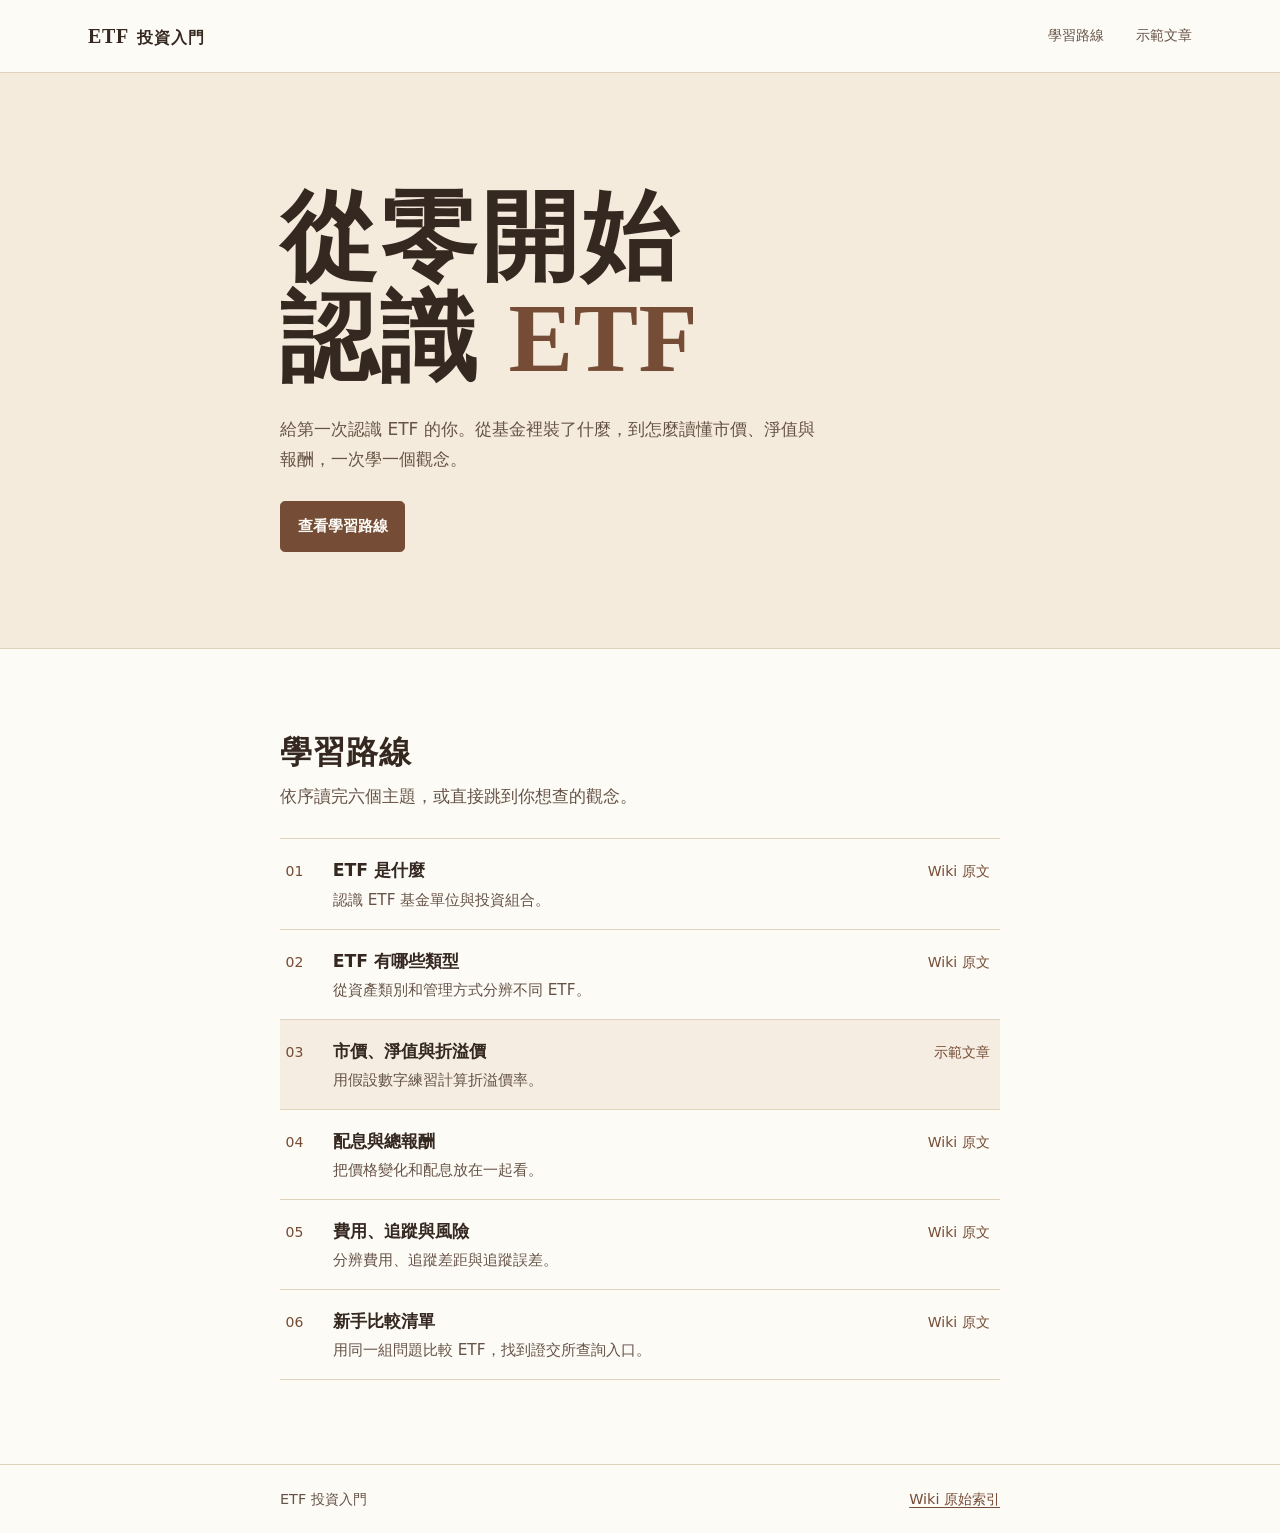
<file: index.html>
<!doctype html>
<html lang="zh-Hant-TW">
<head>
  <meta charset="utf-8">
  <meta name="viewport" content="width=device-width, initial-scale=1">
  <meta http-equiv="refresh" content="0; url=web/index.html">
  <title>ETF 投資入門</title>
</head>
<body>
  <a href="web/index.html">前往 ETF 投資入門</a>
</body>
</html>
</file>
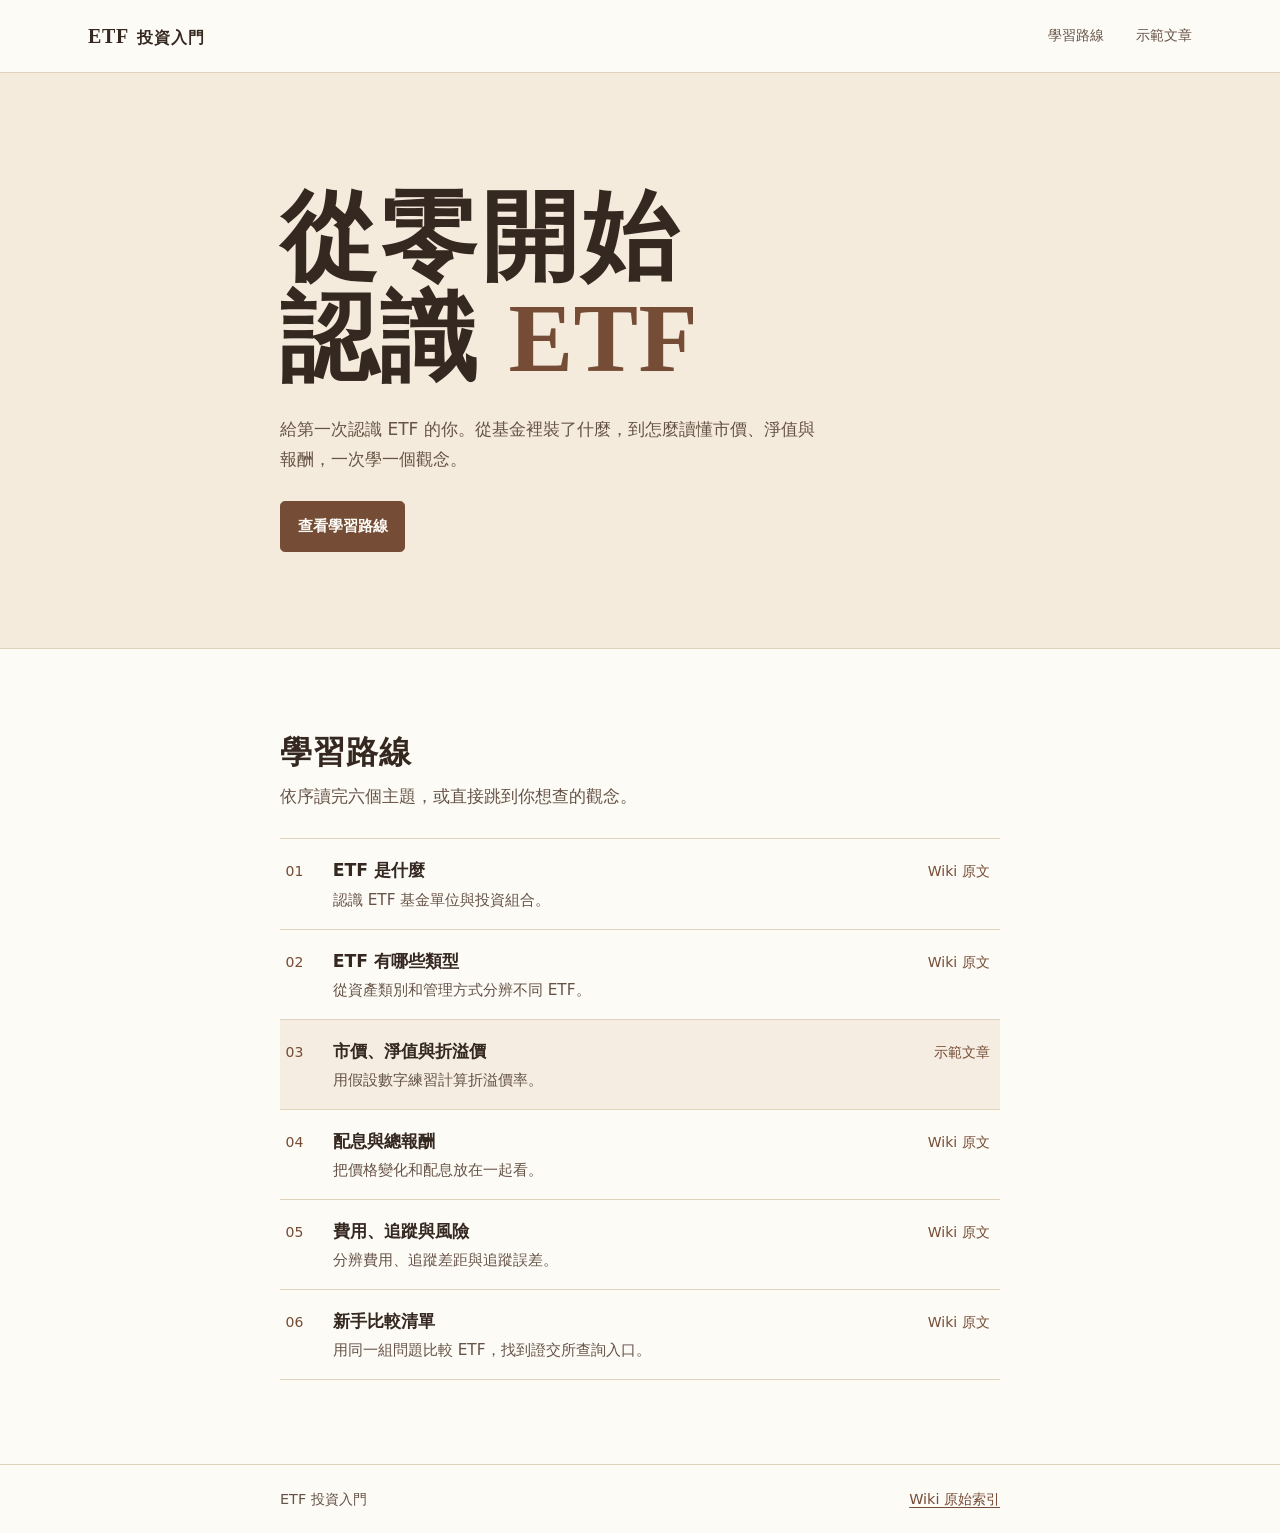
<file: web/index.html>
<!doctype html>
<html lang="zh-Hant-TW">
<head>
  <meta charset="utf-8">
  <meta name="viewport" content="width=device-width, initial-scale=1">
  <meta name="description" content="給第一次認識 ETF 的讀者。按六個主題認識台灣上市 ETF。">
  <title>ETF 投資入門｜從零開始認識 ETF</title>
  <link rel="stylesheet" href="style.css">
</head>
<body>
  <a class="skip-link" href="#main">跳至主要內容</a>
  <header class="site-header">
    <div class="header-inner">
      <a class="brand" href="index.html" aria-current="page">ETF <span>投資入門</span></a>
      <nav aria-label="主導覽">
        <a href="#learning">學習路線</a>
        <a href="price-nav.html">示範文章</a>
      </nav>
    </div>
  </header>
  <main id="main">
    <section class="hero" aria-labelledby="hero-title">
      <div class="reading-width">
        <h1 id="hero-title">從零開始<br>認識 <span>ETF</span></h1>
        <p>給第一次認識 ETF 的你。從基金裡裝了什麼，到怎麼讀懂市價、淨值與報酬，一次學一個觀念。</p>
        <a class="action" href="#learning">查看學習路線</a>
      </div>
    </section>

    <section class="reading-width route" id="learning" aria-labelledby="learning-title">
      <h2 id="learning-title">學習路線</h2>
      <p class="section-note">依序讀完六個主題，或直接跳到你想查的觀念。</p>
      <ol class="topic-list">
        <li><a class="topic" href="../wiki/etf-basics.md"><span class="step" aria-hidden="true">01</span><span><strong>ETF 是什麼</strong><span class="topic-note">認識 ETF 基金單位與投資組合。</span></span><span class="topic-format">Wiki 原文</span></a></li>
        <li><a class="topic" href="../wiki/etf-types.md"><span class="step" aria-hidden="true">02</span><span><strong>ETF 有哪些類型</strong><span class="topic-note">從資產類別和管理方式分辨不同 ETF。</span></span><span class="topic-format">Wiki 原文</span></a></li>
        <li><a class="topic featured" href="price-nav.html"><span class="step" aria-hidden="true">03</span><span><strong>市價、淨值與折溢價</strong><span class="topic-note">用假設數字練習計算折溢價率。</span></span><span class="topic-format">示範文章</span></a></li>
        <li><a class="topic" href="../wiki/distributions-return.md"><span class="step" aria-hidden="true">04</span><span><strong>配息與總報酬</strong><span class="topic-note">把價格變化和配息放在一起看。</span></span><span class="topic-format">Wiki 原文</span></a></li>
        <li><a class="topic" href="../wiki/cost-tracking-risk.md"><span class="step" aria-hidden="true">05</span><span><strong>費用、追蹤與風險</strong><span class="topic-note">分辨費用、追蹤差距與追蹤誤差。</span></span><span class="topic-format">Wiki 原文</span></a></li>
        <li><a class="topic" href="../wiki/comparison-checklist.md"><span class="step" aria-hidden="true">06</span><span><strong>新手比較清單</strong><span class="topic-note">用同一組問題比較 ETF，找到證交所查詢入口。</span></span><span class="topic-format">Wiki 原文</span></a></li>
      </ol>
    </section>
  </main>
  <footer class="site-footer">
    <div class="reading-width"><span>ETF 投資入門</span><a href="../wiki/index.md">Wiki 原始索引</a></div>
  </footer>
</body>
</html>
</file>
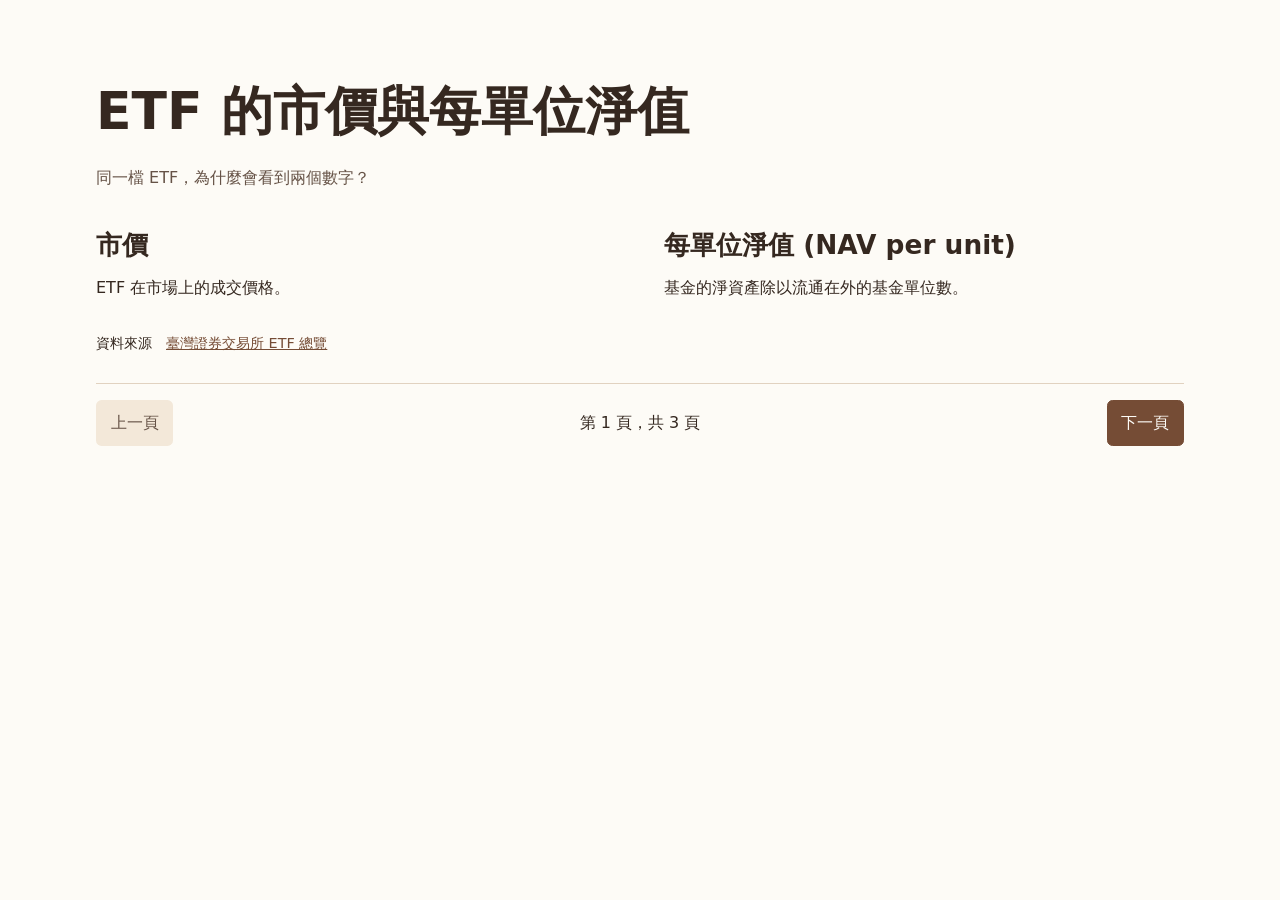
<file: slides/ETF-price-nav-deck.html>
<!doctype html>
<html lang="zh-Hant-TW">
<head>
<meta charset="utf-8">
<meta name="viewport" content="width=device-width, initial-scale=1">
<title>ETF 市價、淨值與折溢價｜教學簡報</title>
<style>
  :root{color-scheme:light;--cream:#fdfbf6;--milk:#f3e8d9;--ink:#352820;--coffee:#754c35;--muted:#665347}
  *{box-sizing:border-box}
  body{margin:0;background:var(--cream);color:var(--ink);font:1rem/1.65 system-ui,"PingFang TC","Microsoft JhengHei",sans-serif}
  main{width:min(68rem,100% - 2.5rem);margin:clamp(1.75rem,7vw,5rem) auto 2rem}
  h1{font-size:clamp(1.55rem,4.8vw,3.25rem);line-height:1.2;margin:0 0 1.4rem}
  h2{font-size:clamp(1.12rem,3vw,1.65rem);margin:.5rem 0}
  .intro,.context{color:var(--muted)}
  .pair{display:grid;grid-template-columns:repeat(2,minmax(0,1fr));gap:1rem 3rem;margin-block:1.5rem}
  .pair p{margin:.35rem 0}
  .rule div{display:grid;grid-template-columns:minmax(0,1.5fr) minmax(0,1fr);gap:1rem;padding:.6rem 0;border-bottom:1px solid #e1d2c0}
  .rule dd{margin:0;color:var(--coffee);font-weight:700}
  .formula{background:var(--milk);padding:1rem 1.25rem;margin:1.4rem 0;overflow-wrap:anywhere;font-variant-numeric:tabular-nums;font-size:clamp(1rem,2.6vw,1.4rem)}
  .amount,.result{font-size:clamp(1.4rem,4vw,2.25rem);font-weight:750;color:var(--coffee)}
  .source{margin-top:1.6rem;font-size:.9rem}
  a{color:var(--coffee)}
  nav{display:flex;gap:1rem;align-items:center;justify-content:space-between;border-top:1px solid #e1d2c0;margin-top:1.7rem;padding-top:1rem;flex-wrap:wrap}
  button{font:inherit;padding:.55rem .85rem;color:var(--cream);background:var(--coffee);border:1px solid var(--coffee);border-radius:.35rem;cursor:pointer}
  button:disabled{cursor:default;background:var(--milk);color:var(--muted);border-color:transparent}
  :focus-visible{outline:2px solid var(--coffee);outline-offset:4px}
  @media(max-width:35rem){.pair{grid-template-columns:1fr;gap:.65rem}.rule div{gap:.6rem}}
  @media print{[hidden]{display:block!important}section{break-after:page}section:last-of-type{break-after:auto}nav{display:none}}
</style>
</head>
<body>
<main aria-label="ETF 市價、淨值與折溢價教學簡報">
  <section id="slide-1" aria-labelledby="title-1">
    <h1 id="title-1" tabindex="-1">ETF 的市價與每單位淨值</h1>
    <p class="intro">同一檔 ETF，為什麼會看到兩個數字？</p>
    <div class="pair">
      <div><h2>市價</h2><p>ETF 在市場上的成交價格。</p></div>
      <div><h2>每單位淨值 <span lang="en">(NAV per unit)</span></h2><p>基金的淨資產除以流通在外的基金單位數。</p></div>
    </div>
    <p class="source">資料來源　<a href="https://accessibility.twse.com.tw/zh/products/securities/etf/overview/introduction.html">臺灣證券交易所 ETF 總覽</a></p>
  </section>

  <section id="slide-2" aria-labelledby="title-2">
    <h1 id="title-2" tabindex="-1">折價與溢價怎麼判斷？</h1>
    <dl class="rule">
      <div><dt>市價高於每單位淨值</dt><dd>溢價</dd></div>
      <div><dt>市價等於每單位淨值</dt><dd>折溢價率為 0%</dd></div>
      <div><dt>市價低於每單位淨值</dt><dd>折價</dd></div>
    </dl>
    <p class="formula">折溢價率＝（市價 − 每單位淨值）÷ <strong>每單位淨值</strong> × 100%</p>
    <p class="source">資料來源　<a href="https://academy.twse.com.tw/article/8a8221129e208e80019e77ef37bb0007">臺灣證券交易所證好學〈ETF 折溢價〉</a></p>
  </section>

  <section id="slide-3" aria-labelledby="title-3">
    <h1 id="title-3" tabindex="-1">用假設的 ETF A 算一次</h1>
    <p class="context">假設範例。同一比較時點，金額為每單位新台幣。</p>
    <div class="pair">
      <div><p>市價</p><p class="amount">20.50 元</p></div>
      <div><p>每單位淨值</p><p class="amount">20.00 元</p></div>
    </div>
    <p class="formula">（20.50 − 20.00）÷ 20.00 × 100% ＝ 2.5%</p>
    <p><strong class="result">溢價 2.5%</strong>　市價比每單位淨值高 2.5%。</p>
    <p>比較時留意資料時間，以及淨值是否為盤中估計值。</p>
    <p class="source">資料來源　<a href="https://koyu-ch.github.io/Wiki/web/price-nav.html">ETF Wiki 教學文章</a>、<a href="https://academy.twse.com.tw/article/8a8221129e208e80019e77ef37bb0007">臺灣證券交易所證好學〈ETF 折溢價〉</a></p>
  </section>
  <nav aria-label="簡報翻頁" hidden>
    <button type="button" id="previous">上一頁</button>
    <span id="page-number" aria-live="polite"></span>
    <button type="button" id="next">下一頁</button>
  </nav>
</main>
<script>
  const slides = [...document.querySelectorAll('main > section')];
  const navigation = document.querySelector('nav');
  const previous = document.querySelector('#previous');
  const next = document.querySelector('#next');
  const pageNumber = document.querySelector('#page-number');
  let page = 0;
  function show(index, focusTitle = false) {
    if (index < 0 || index >= slides.length) return;
    page = index;
    slides.forEach((slide, number) => { slide.hidden = number !== page; });
    previous.disabled = page === 0;
    next.disabled = page === slides.length - 1;
    pageNumber.textContent = `第 ${page + 1} 頁，共 ${slides.length} 頁`;
    if (focusTitle) slides[page].querySelector('h1').focus();
  }
  previous.addEventListener('click', () => show(page - 1, true));
  next.addEventListener('click', () => show(page + 1, true));
  document.addEventListener('keydown', (event) => {
    if (event.altKey || event.ctrlKey || event.metaKey || event.shiftKey) return;
    if (event.key !== 'ArrowLeft' && event.key !== 'ArrowRight') return;
    event.preventDefault();
    show(page + (event.key === 'ArrowLeft' ? -1 : 1), true);
  });
  navigation.hidden = false;
  show(0);
</script>
</body>
</html>
</file>
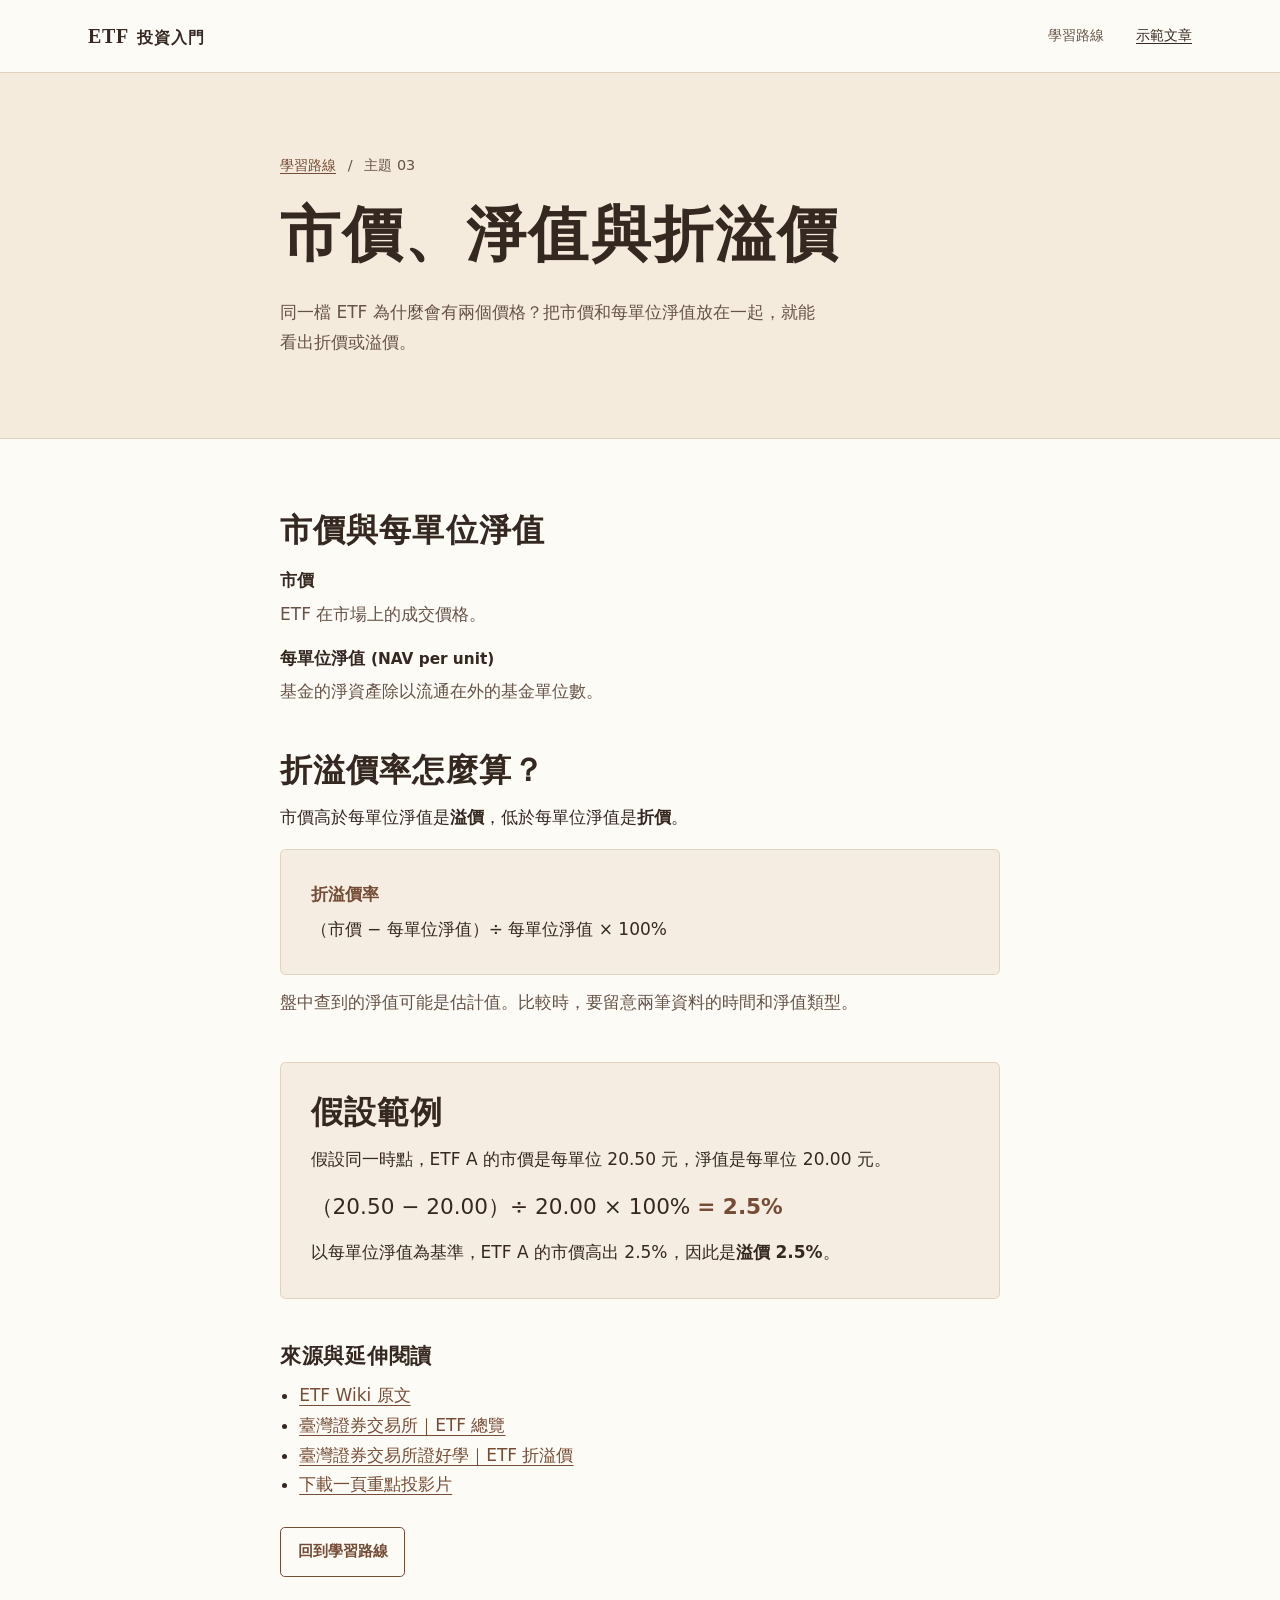
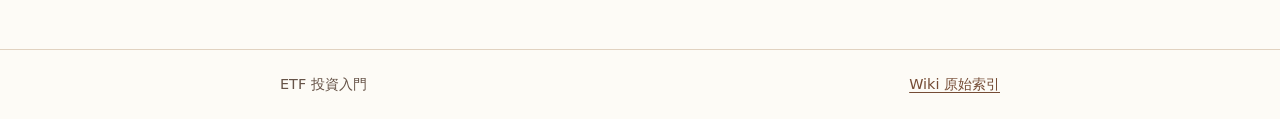
<file: web/price-nav.html>
<!doctype html>
<html lang="zh-Hant-TW">
<head>
  <meta charset="utf-8">
  <meta name="viewport" content="width=device-width, initial-scale=1">
  <meta name="description" content="認識 ETF 市價與每單位淨值，用假設數字計算折溢價率。">
  <title>市價、淨值與折溢價｜ETF 投資入門</title>
  <link rel="stylesheet" href="style.css">
</head>
<body>
  <a class="skip-link" href="#main">跳至主要內容</a>
  <header class="site-header">
    <div class="header-inner">
      <a class="brand" href="index.html">ETF <span>投資入門</span></a>
      <nav aria-label="主導覽">
        <a href="index.html#learning">學習路線</a>
        <a href="price-nav.html" aria-current="page">示範文章</a>
      </nav>
    </div>
  </header>
  <main id="main">
    <article>
      <header class="article-hero">
        <div class="reading-width">
          <p class="article-position"><a href="index.html#learning">學習路線</a><span aria-hidden="true"> / </span>主題 03</p>
          <h1>市價、淨值與折溢價</h1>
          <p>同一檔 ETF 為什麼會有兩個價格？把市價和每單位淨值放在一起，就能看出折價或溢價。</p>
        </div>
      </header>
      <div class="reading-width article-content">
        <section aria-labelledby="definitions">
          <h2 id="definitions">市價與每單位淨值</h2>
          <dl class="definitions">
            <dt>市價</dt>
            <dd>ETF 在市場上的成交價格。</dd>
            <dt>每單位淨值 <span lang="en">(NAV per unit)</span></dt>
            <dd>基金的淨資產除以流通在外的基金單位數。</dd>
          </dl>
        </section>
        <section aria-labelledby="formula-title">
          <h2 id="formula-title">折溢價率怎麼算？</h2>
          <p>市價高於每單位淨值是<strong>溢價</strong>，低於每單位淨值是<strong>折價</strong>。</p>
          <div class="formula">
            <strong>折溢價率</strong>
            <span>（市價 − 每單位淨值）÷ 每單位淨值 × 100%</span>
          </div>
          <p class="reading-note">盤中查到的淨值可能是估計值。比較時，要留意兩筆資料的時間和淨值類型。</p>
        </section>
        <section class="worked-example" aria-labelledby="example">
          <h2 id="example">假設範例</h2>
          <p>假設同一時點，ETF A 的市價是每單位 20.50 元，淨值是每單位 20.00 元。</p>
          <p class="calculation">（20.50 − 20.00）÷ 20.00 × 100% <strong>= 2.5%</strong></p>
          <p>以每單位淨值為基準，ETF A 的市價高出 2.5%，因此是<strong>溢價 2.5%</strong>。</p>
        </section>
        <section class="sources" aria-labelledby="sources-title">
          <h2 id="sources-title">來源與延伸閱讀</h2>
          <ul>
            <li><a href="../wiki/price-nav.md">ETF Wiki 原文</a></li>
            <li><a href="../raw/twse-etf-overview.md">臺灣證券交易所｜ETF 總覽</a></li>
            <li><a href="../raw/twse-premium-discount.md">臺灣證券交易所證好學｜ETF 折溢價</a></li>
            <li><a href="../slides/ETF-price-nav.pptx">下載一頁重點投影片</a></li>
          </ul>
        </section>
        <a class="action secondary" href="index.html#learning">回到學習路線</a>
      </div>
    </article>
  </main>
  <footer class="site-footer">
    <div class="reading-width"><span>ETF 投資入門</span><a href="../wiki/index.md">Wiki 原始索引</a></div>
  </footer>
</body>
</html>
</file>
<file: web/style.css>
:root {
  color-scheme: light;
  --cream: #fdfbf6;
  --milktea: #f5ebdc;
  --highlight: #f5ede2;
  --ink: #352820;
  --muted: #665347;
  --accent: #754c35;
  --line: #e1d2c0;
  --sans: system-ui, -apple-system, "PingFang TC", "Noto Sans TC", "Microsoft JhengHei", sans-serif;
  --serif: "Noto Serif CJK TC", "Songti TC", "PMingLiU", serif;
}

* { box-sizing: border-box; }
body { margin: 0; background: var(--cream); color: var(--ink); font-family: var(--sans); font-size: 1.063rem; line-height: 1.75; }
a { color: var(--accent); text-underline-offset: .24em; }
a:hover { color: var(--ink); }
a:focus-visible { outline: 2px solid var(--accent); outline-offset: 4px; }
h1, h2, p { margin: 0; }
h1, h2 { font-family: var(--serif); font-weight: 700; line-height: 1.24; letter-spacing: .035em; }
h2 { font-size: clamp(1.55rem, 4vw, 2rem); }
.reading-width { width: min(100% - 3rem, 45rem); margin-inline: auto; }
.skip-link { position: absolute; z-index: 2; top: 1rem; left: 1rem; background: var(--cream); padding: .5rem 1rem; transform: translateY(-200%); }
.skip-link:focus { transform: none; }
.site-header { border-bottom: 1px solid var(--line); }
.header-inner { display: flex; justify-content: space-between; align-items: center; gap: .85rem; width: min(100% - 3rem, 69rem); min-height: 4.5rem; margin-inline: auto; }
.brand { font-family: var(--serif); font-size: 1.25rem; font-weight: 700; letter-spacing: .035em; color: var(--ink); text-decoration: none; }
.brand span { font-family: var(--sans); font-size: .98rem; margin-inline-start: .22rem; }
.site-header nav { display: flex; gap: clamp(.8rem, 3vw, 2rem); font-size: .9rem; }
.site-header nav a { color: var(--muted); text-decoration: none; }
.site-header nav a:hover, .site-header nav [aria-current] { color: var(--ink); text-decoration: underline; }

.hero, .article-hero { background: var(--milktea); border-bottom: 1px solid var(--line); }
.hero { padding-block: clamp(4rem, 9vw, 7.1rem) clamp(3.45rem, 8vw, 6rem); }
.hero h1 { font-size: clamp(3rem, 8.6vw, 6.05rem); line-height: 1.05; }
.hero h1 span { color: var(--accent); letter-spacing: .005em; }
.hero p, .article-hero p:not(.article-position) { max-width: 34rem; margin-top: 1.6rem; color: var(--muted); }
.action { display: inline-block; margin-top: 1.65rem; padding: .68rem 1.04rem; border: 1px solid var(--accent); border-radius: .3rem; background: var(--accent); color: var(--cream); font-weight: 650; text-decoration: none; font-size: .96rem; }
.action:hover { background: var(--ink); color: var(--cream); }
.action.secondary { background: transparent; color: var(--accent); }
.action.secondary:hover { background: var(--highlight); color: var(--ink); }
.route { padding-block: clamp(3rem, 7vw, 5.25rem); scroll-margin-top: 1.25rem; }
.section-note { margin-top: .6rem; color: var(--muted); }
.topic-list { list-style: none; margin: 1.65rem 0 0; padding: 0; border-top: 1px solid var(--line); }
.topic-list li { border-bottom: 1px solid var(--line); }
.topic { display: grid; grid-template-columns: 2rem minmax(0, 1fr) auto; column-gap: .95rem; align-items: baseline; padding: 1rem .65rem 1rem .35rem; color: var(--ink); text-decoration: none; }
.topic:hover { background: var(--highlight); }
.topic:hover strong { text-decoration: underline; }
.topic.featured { background: var(--highlight); }
.topic strong { font-size: 1.08rem; }
.step, .topic-format { color: var(--accent); font-size: .875rem; font-variant-numeric: tabular-nums; }
.topic-format { white-space: nowrap; }
.topic-note { display: block; font-size: .96rem; color: var(--muted); line-height: 1.55; margin-top: .16rem; }

.article-hero { padding-block: clamp(3rem, 7vw, 5rem); }
.article-position { margin-bottom: 1.25rem; color: var(--muted); font-size: .9rem; }
.article-position span { margin-inline: .45rem; }
.article-hero h1 { font-size: clamp(2.2rem, 6vw, 3.75rem); }
.article-content { padding-block: clamp(2.75rem, 6vw, 4.5rem); }
.article-content section + section { margin-top: 2.75rem; }
.article-content section > p { margin-top: .8rem; }
.definitions { margin-top: 1rem; margin-bottom: 0; }
.definitions dt { font-weight: 700; }
.definitions dt + dd { margin: .22rem 0 .9rem; color: var(--muted); }
.definitions dt span { font-size: .9em; }
.formula, .worked-example { background: var(--highlight); padding: clamp(1.2rem, 4vw, 1.85rem); border: 1px solid var(--line); border-radius: .35rem; }
.formula { margin-top: 1rem; display: grid; gap: .35rem; }
.formula strong, .calculation strong { color: var(--accent); }
.formula span, .calculation { font-variant-numeric: tabular-nums; overflow-wrap: anywhere; }
.reading-note { color: var(--muted); }
.calculation { font-size: clamp(1.03rem, 3vw, 1.35rem); }
.calculation strong { display: inline-block; }
.sources h2 { font-size: 1.3rem; }
.sources ul { padding-left: 1.2rem; margin-block: .8rem 0; }
.site-footer { border-top: 1px solid var(--line); color: var(--muted); font-size: .9rem; }
.site-footer > div { display: flex; justify-content: space-between; gap: 1rem; padding-block: 1.35rem; }

@media (max-width: 35rem) {
  .reading-width, .header-inner { width: calc(100% - 2rem); }
  .header-inner { min-height: 3.9rem; flex-wrap: wrap; gap: .15rem .6rem; padding-block: .45rem; }
  .topic { grid-template-columns: 1.65rem minmax(0, 1fr); column-gap: .6rem; }
  .topic-format { grid-column: 2; margin-top: .2rem; }
}

@media print {
  .site-header, .site-footer, .skip-link, .action { display: none; }
  .reading-width { width: 100%; }
  .article-hero, .article-content { padding-block: 1rem; }
  .worked-example { break-inside: avoid; }
}
</file>
